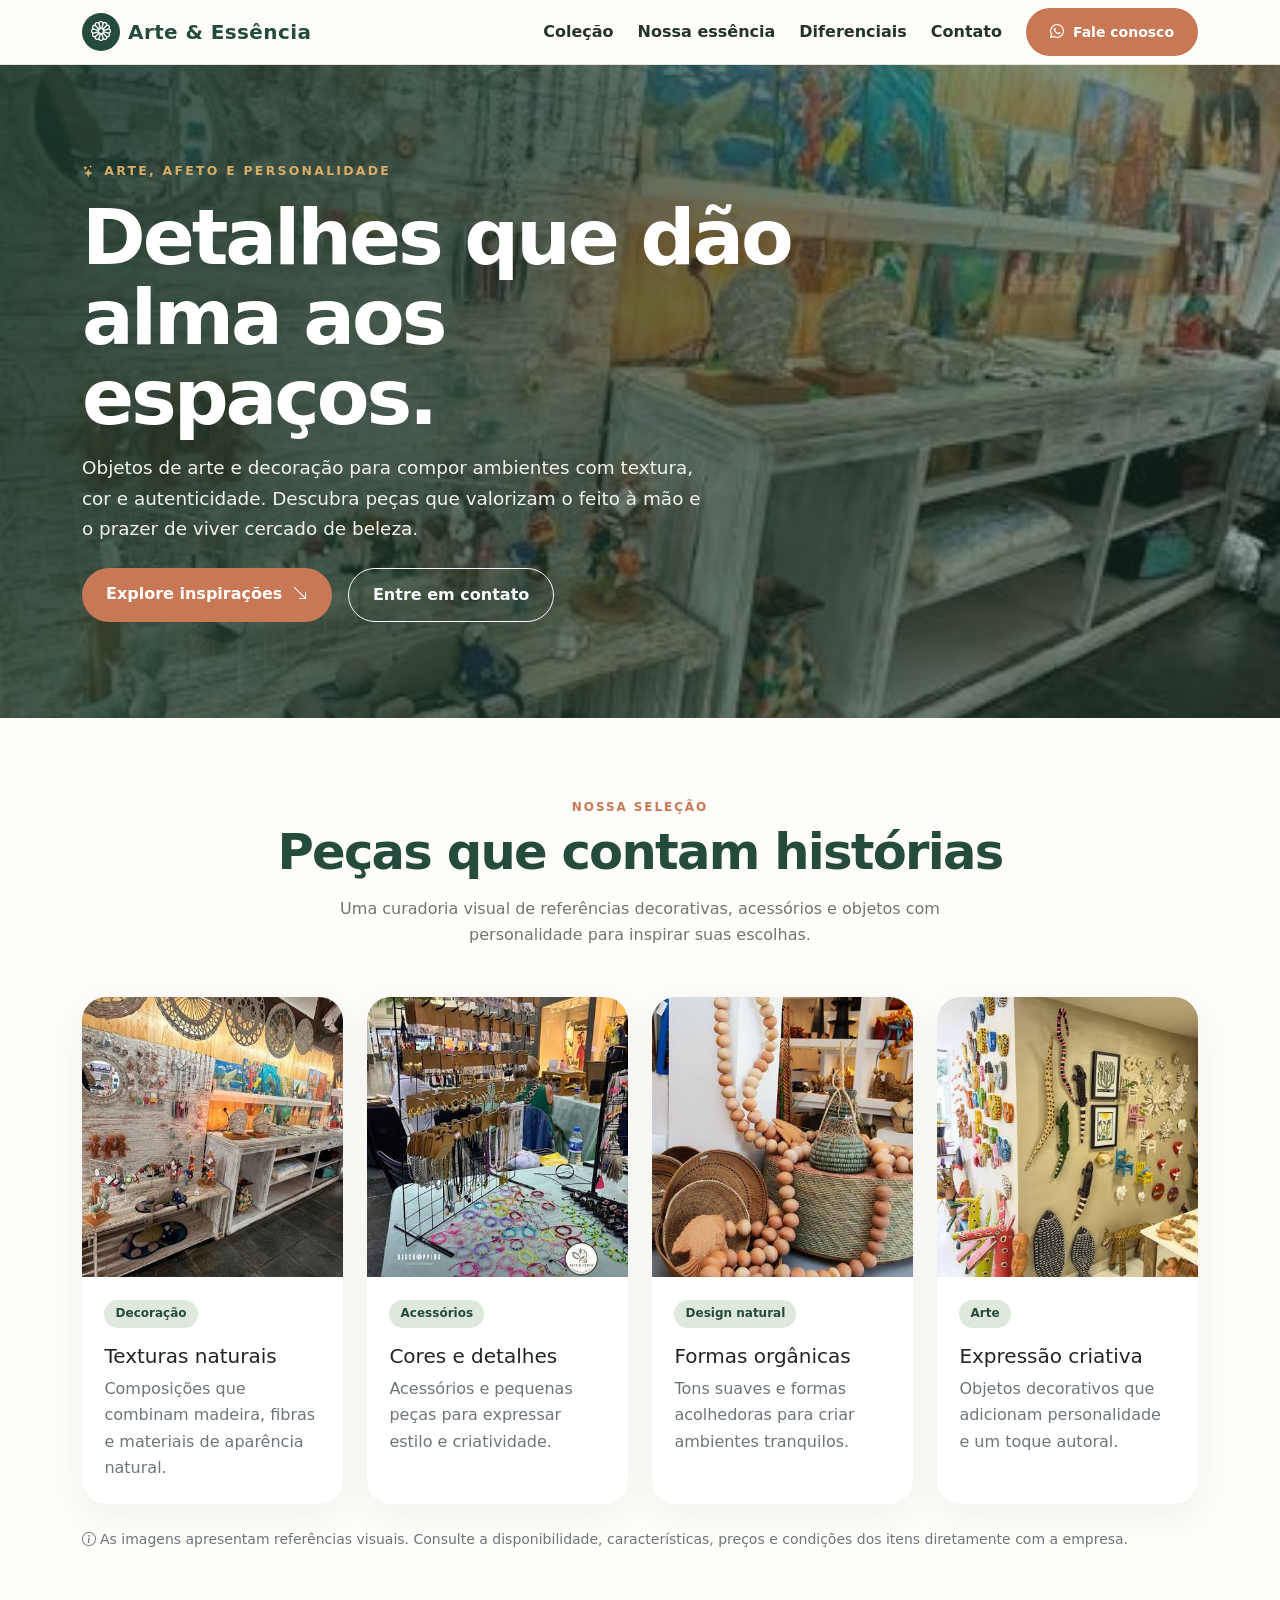
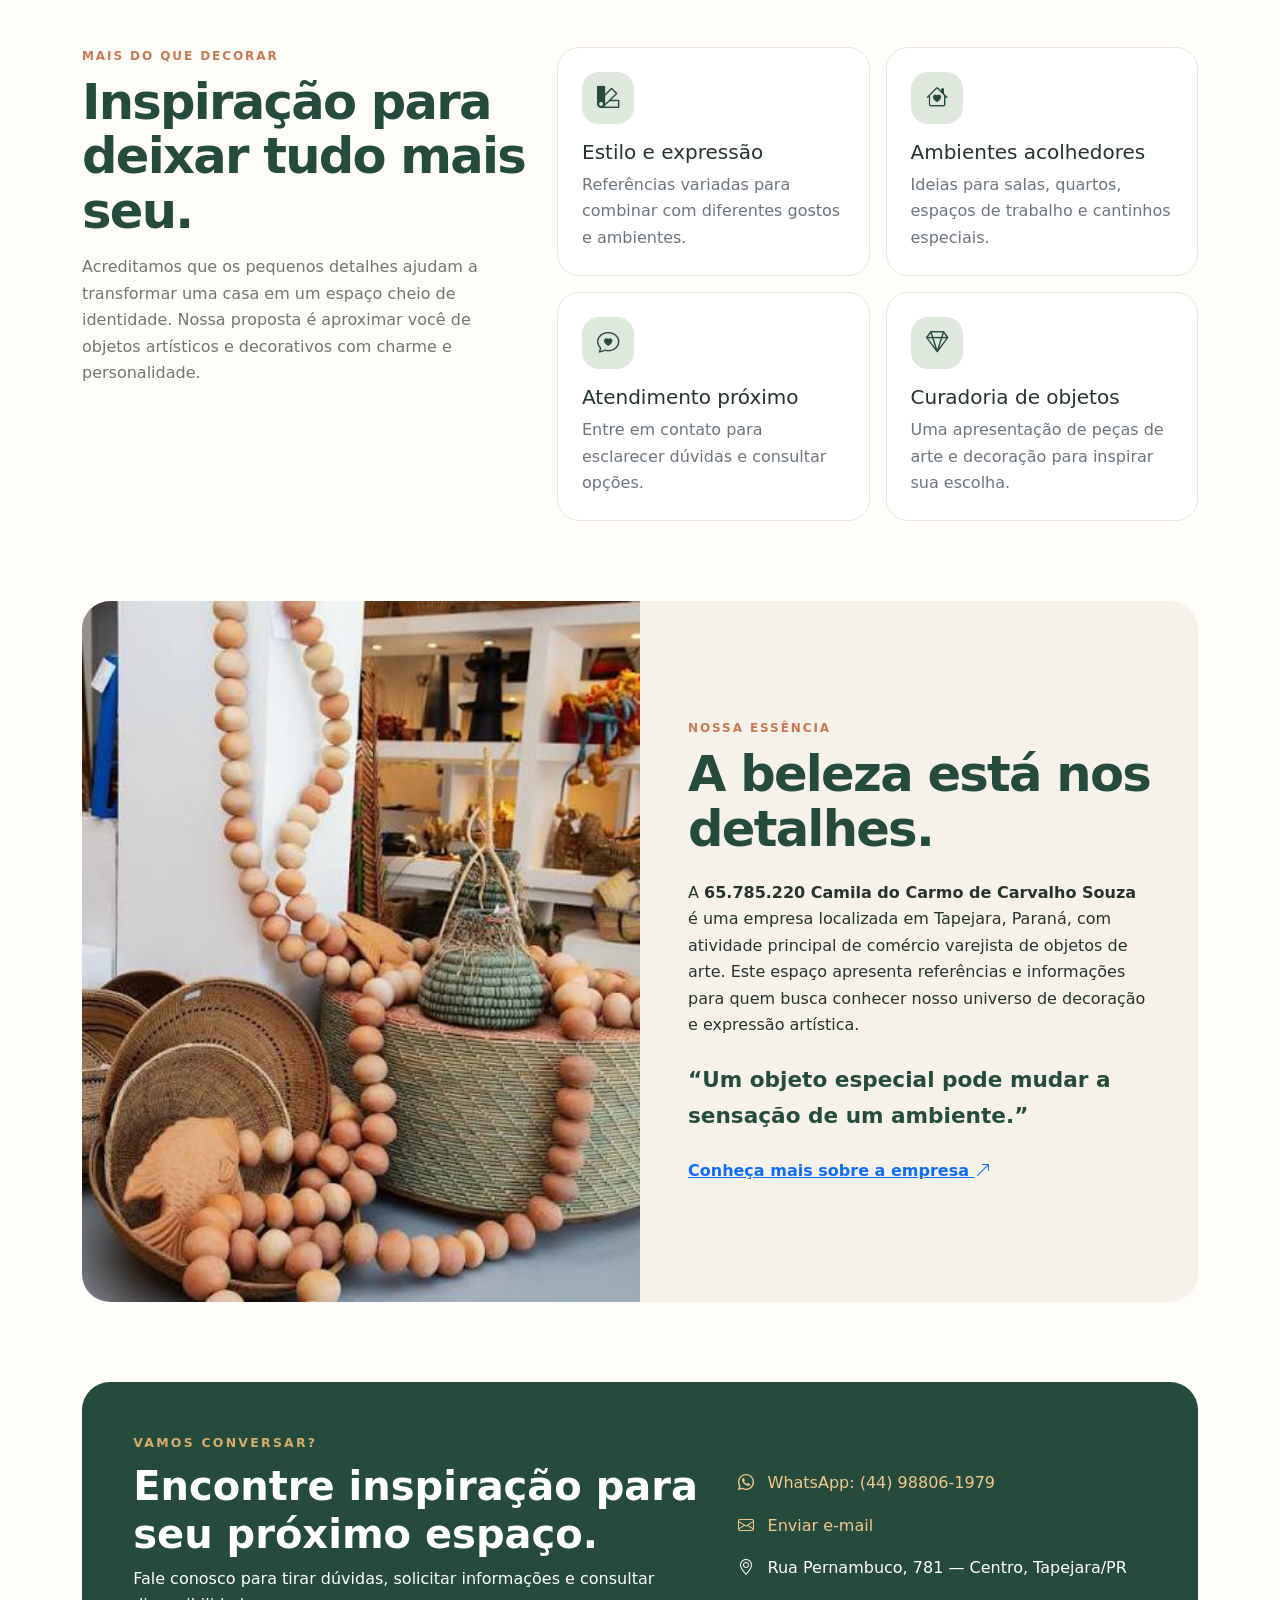
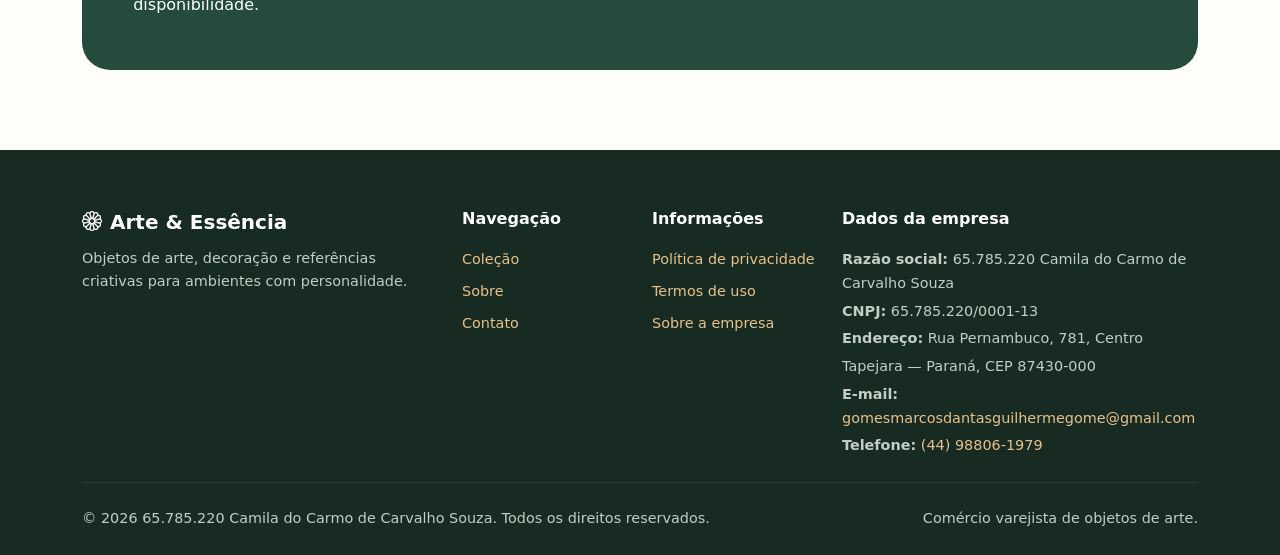
<file: index.html>
<!doctype html>
<html lang="pt-BR">
<head>
<meta charset="utf-8"><meta name="viewport" content="width=device-width, initial-scale=1">
<meta name="description" content="Conheça a seleção de objetos de arte, decoração artesanal e peças criativas de 65.785.220 Camila do Carmo de Carvalho Souza, em Tapejara - PR.">
<meta name="theme-color" content="#244b3c">
<title>Arte & Essência | Objetos de Arte e Decoração</title>
<link href="https://cdn.jsdelivr.net/npm/bootstrap@5.3.3/dist/css/bootstrap.min.css" rel="stylesheet">
<link rel="stylesheet" href="style.css">
<link rel="stylesheet" href="https://cdn.jsdelivr.net/npm/bootstrap-icons@1.11.3/font/bootstrap-icons.min.css">
</head>
<body>
<nav class="navbar navbar-expand-lg sticky-top">
 <div class="container"><a class="navbar-brand d-flex align-items-center" href="index.html"><span class="brand-mark"><i class="bi bi-flower1"></i></span><span>Arte & Essência</span></a>
 <button class="navbar-toggler" type="button" data-bs-toggle="collapse" data-bs-target="#menu" aria-label="Abrir menu"><span class="navbar-toggler-icon"></span></button>
 <div class="collapse navbar-collapse" id="menu"><ul class="navbar-nav ms-auto align-items-lg-center gap-lg-2">
 <li class="nav-item"><a class="nav-link" href="#colecao">Coleção</a></li><li class="nav-item"><a class="nav-link" href="#sobre">Nossa essência</a></li><li class="nav-item"><a class="nav-link" href="#diferenciais">Diferenciais</a></li><li class="nav-item"><a class="nav-link" href="#contato">Contato</a></li>
 <li class="nav-item ms-lg-2"><a class="btn btn-terracotta btn-sm" href="https://wa.me/5544988061979" target="_blank" rel="noopener"><i class="bi bi-whatsapp me-1"></i> Fale conosco</a></li>
 </ul></div></div>
</nav>
<header class="hero"><div class="container"><div class="hero-content">
 <div class="eyebrow"><i class="bi bi-stars me-2"></i>Arte, afeto e personalidade</div>
 <h1>Detalhes que dão alma aos espaços.</h1>
 <p>Objetos de arte e decoração para compor ambientes com textura, cor e autenticidade. Descubra peças que valorizam o feito à mão e o prazer de viver cercado de beleza.</p>
 <div class="d-flex flex-wrap gap-3 mt-4"><a class="btn btn-terracotta" href="#colecao">Explore inspirações <i class="bi bi-arrow-down-right ms-1"></i></a><a class="btn btn-outline-light" href="#contato">Entre em contato</a></div>
 </div></div></header>
<main>
<section class="section-pad" id="colecao"><div class="container">
 <div class="text-center mx-auto mb-5"><div class="section-kicker mb-2">Nossa seleção</div><h2 class="section-title">Peças que contam histórias</h2><p class="section-intro mx-auto mt-3">Uma curadoria visual de referências decorativas, acessórios e objetos com personalidade para inspirar suas escolhas.</p></div>
 <div class="row g-4">
 <div class="col-md-6 col-lg-3"><article class="card product-card"><img src="assets/artesanato-ambiente.jpg" alt="Ambiente com objetos artesanais e decoração rústica" loading="lazy"><div class="card-body"><span class="tag">Decoração</span><h3 class="h5 mt-3">Texturas naturais</h3><p class="text-secondary mb-0">Composições que combinam madeira, fibras e materiais de aparência natural.</p></div></article></div>
 <div class="col-md-6 col-lg-3"><article class="card product-card"><img src="assets/bijuterias-artesanais.jpg" alt="Exposição de colares e acessórios coloridos" loading="lazy"><div class="card-body"><span class="tag">Acessórios</span><h3 class="h5 mt-3">Cores e detalhes</h3><p class="text-secondary mb-0">Acessórios e pequenas peças para expressar estilo e criatividade.</p></div></article></div>
 <div class="col-md-6 col-lg-3"><article class="card product-card"><img src="assets/decoracao-natural.jpg" alt="Objetos decorativos em tons terrosos e cestos de fibras" loading="lazy"><div class="card-body"><span class="tag">Design natural</span><h3 class="h5 mt-3">Formas orgânicas</h3><p class="text-secondary mb-0">Tons suaves e formas acolhedoras para criar ambientes tranquilos.</p></div></article></div>
 <div class="col-md-6 col-lg-3"><article class="card product-card"><img src="assets/arte-decorativa.jpg" alt="Parede com peças de arte e objetos decorativos coloridos" loading="lazy"><div class="card-body"><span class="tag">Arte</span><h3 class="h5 mt-3">Expressão criativa</h3><p class="text-secondary mb-0">Objetos decorativos que adicionam personalidade e um toque autoral.</p></div></article></div>
 </div><p class="small text-secondary mt-4"><i class="bi bi-info-circle me-1"></i>As imagens apresentam referências visuais. Consulte a disponibilidade, características, preços e condições dos itens diretamente com a empresa.</p>
</div></section>
<section class="section-pad pt-0" id="diferenciais"><div class="container"><div class="row g-4">
 <div class="col-lg-5"><div class="section-kicker mb-2">Mais do que decorar</div><h2 class="section-title">Inspiração para deixar tudo mais seu.</h2><p class="section-intro mt-3">Acreditamos que os pequenos detalhes ajudam a transformar uma casa em um espaço cheio de identidade. Nossa proposta é aproximar você de objetos artísticos e decorativos com charme e personalidade.</p></div>
 <div class="col-lg-7"><div class="row g-3">
 <div class="col-sm-6"><div class="feature-card"><div class="icon-circle"><i class="bi bi-palette2"></i></div><h3 class="h5">Estilo e expressão</h3><p class="text-secondary mb-0">Referências variadas para combinar com diferentes gostos e ambientes.</p></div></div>
 <div class="col-sm-6"><div class="feature-card"><div class="icon-circle"><i class="bi bi-house-heart"></i></div><h3 class="h5">Ambientes acolhedores</h3><p class="text-secondary mb-0">Ideias para salas, quartos, espaços de trabalho e cantinhos especiais.</p></div></div>
 <div class="col-sm-6"><div class="feature-card"><div class="icon-circle"><i class="bi bi-chat-heart"></i></div><h3 class="h5">Atendimento próximo</h3><p class="text-secondary mb-0">Entre em contato para esclarecer dúvidas e consultar opções.</p></div></div>
 <div class="col-sm-6"><div class="feature-card"><div class="icon-circle"><i class="bi bi-gem"></i></div><h3 class="h5">Curadoria de objetos</h3><p class="text-secondary mb-0">Uma apresentação de peças de arte e decoração para inspirar sua escolha.</p></div></div>
 </div></div></div></div></section>
<section class="section-pad pt-0" id="sobre"><div class="container"><div class="story-band row g-0 align-items-stretch">
 <div class="col-lg-6"><img src="assets/decoracao-natural.jpg" alt="Detalhes decorativos com materiais naturais" loading="lazy"></div>
 <div class="col-lg-6 p-4 p-md-5 d-flex flex-column justify-content-center"><div class="section-kicker mb-2">Nossa essência</div><h2 class="section-title">A beleza está nos detalhes.</h2><p class="mt-3">A <strong>65.785.220 Camila do Carmo de Carvalho Souza</strong> é uma empresa localizada em Tapejara, Paraná, com atividade principal de comércio varejista de objetos de arte. Este espaço apresenta referências e informações para quem busca conhecer nosso universo de decoração e expressão artística.</p><p class="quote mt-2">“Um objeto especial pode mudar a sensação de um ambiente.”</p><a href="sobre.html" class="fw-bold mt-2">Conheça mais sobre a empresa <i class="bi bi-arrow-up-right"></i></a></div>
 </div></div></section>
<section class="section-pad pt-0" id="contato"><div class="container"><div class="contact-panel"><div class="row align-items-center g-4"><div class="col-lg-7"><div class="eyebrow">Vamos conversar?</div><h2 class="display-6 fw-bold mt-2">Encontre inspiração para seu próximo espaço.</h2><p class="mb-0">Fale conosco para tirar dúvidas, solicitar informações e consultar disponibilidade.</p></div><div class="col-lg-5"><div class="d-flex flex-column gap-3"><a href="https://wa.me/5544988061979" target="_blank" rel="noopener"><i class="bi bi-whatsapp me-2"></i> WhatsApp: (44) 98806-1979</a><a href="mailto:gomesmarcosdantasguilhermegome@gmail.com"><i class="bi bi-envelope me-2"></i> Enviar e-mail</a><span><i class="bi bi-geo-alt me-2"></i> Rua Pernambuco, 781 — Centro, Tapejara/PR</span></div></div></div></div></div></section>
</main>
<footer><div class="container"><div class="row g-4">
 <div class="col-lg-4"><div class="footer-title fs-5 mb-2"><i class="bi bi-flower1 me-2"></i>Arte & Essência</div><p class="footer-small">Objetos de arte, decoração e referências criativas para ambientes com personalidade.</p></div>
 <div class="col-6 col-lg-2"><div class="footer-title mb-3">Navegação</div><ul class="list-unstyled footer-small d-grid gap-2"><li><a href="#colecao">Coleção</a></li><li><a href="#sobre">Sobre</a></li><li><a href="#contato">Contato</a></li></ul></div>
 <div class="col-6 col-lg-2"><div class="footer-title mb-3">Informações</div><ul class="list-unstyled footer-small d-grid gap-2"><li><a href="privacidade.html">Política de privacidade</a></li><li><a href="termos.html">Termos de uso</a></li><li><a href="sobre.html">Sobre a empresa</a></li></ul></div>
 <div class="col-lg-4"><div class="footer-title mb-3">Dados da empresa</div><div class="footer-small"><p class="mb-1"><strong>Razão social:</strong> 65.785.220 Camila do Carmo de Carvalho Souza</p><p class="mb-1"><strong>CNPJ:</strong> 65.785.220/0001-13</p><p class="mb-1"><strong>Endereço:</strong> Rua Pernambuco, 781, Centro</p><p class="mb-1">Tapejara — Paraná, CEP 87430-000</p><p class="mb-1"><strong>E-mail:</strong> <a href="mailto:gomesmarcosdantasguilhermegome@gmail.com">gomesmarcosdantasguilhermegome@gmail.com</a></p><p class="mb-0"><strong>Telefone:</strong> <a href="tel:+5544988061979">(44) 98806-1979</a></p></div></div>
 </div><hr class="border-secondary my-4"><div class="d-flex flex-column flex-md-row justify-content-between gap-2 footer-small"><span>© <span id="ano">2026</span> 65.785.220 Camila do Carmo de Carvalho Souza. Todos os direitos reservados.</span><span>Comércio varejista de objetos de arte.</span></div></div></footer>
<script src="https://cdn.jsdelivr.net/npm/bootstrap@5.3.3/dist/js/bootstrap.bundle.min.js"></script>
</body></html>
</file>
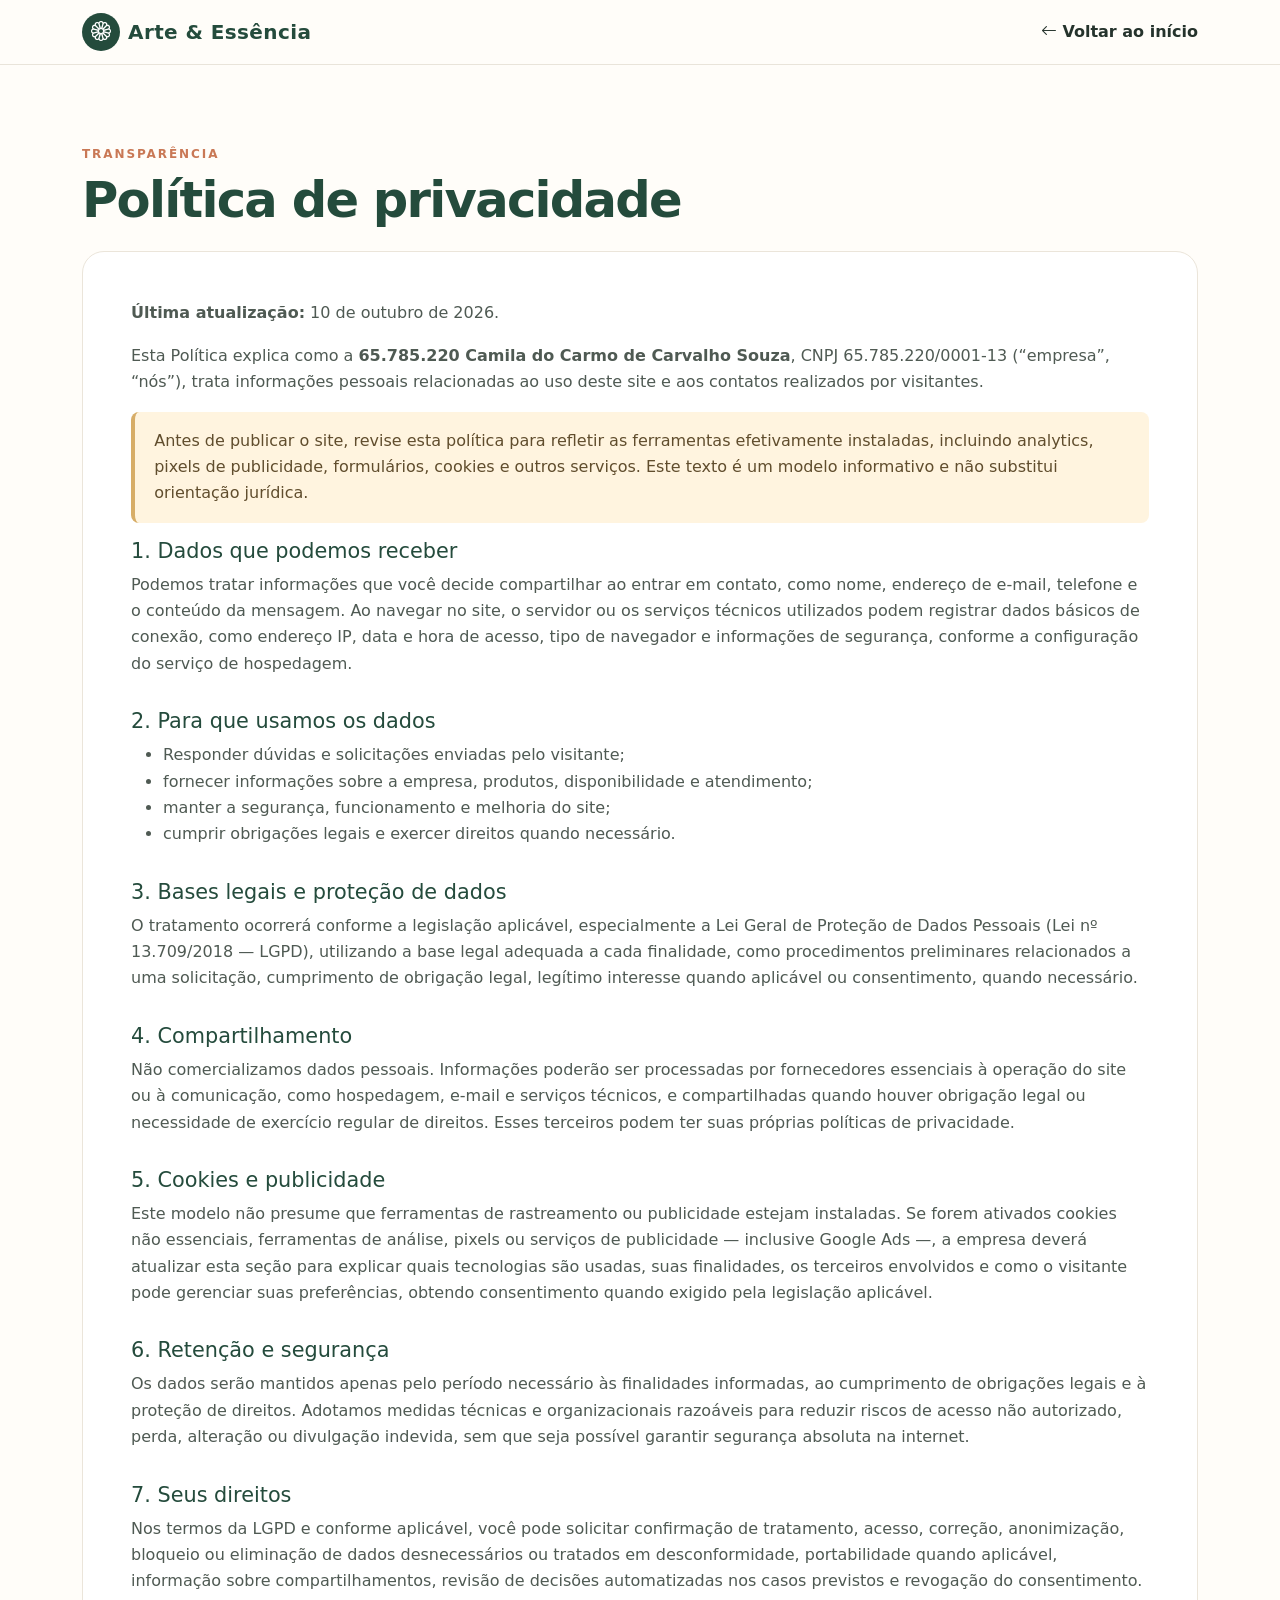
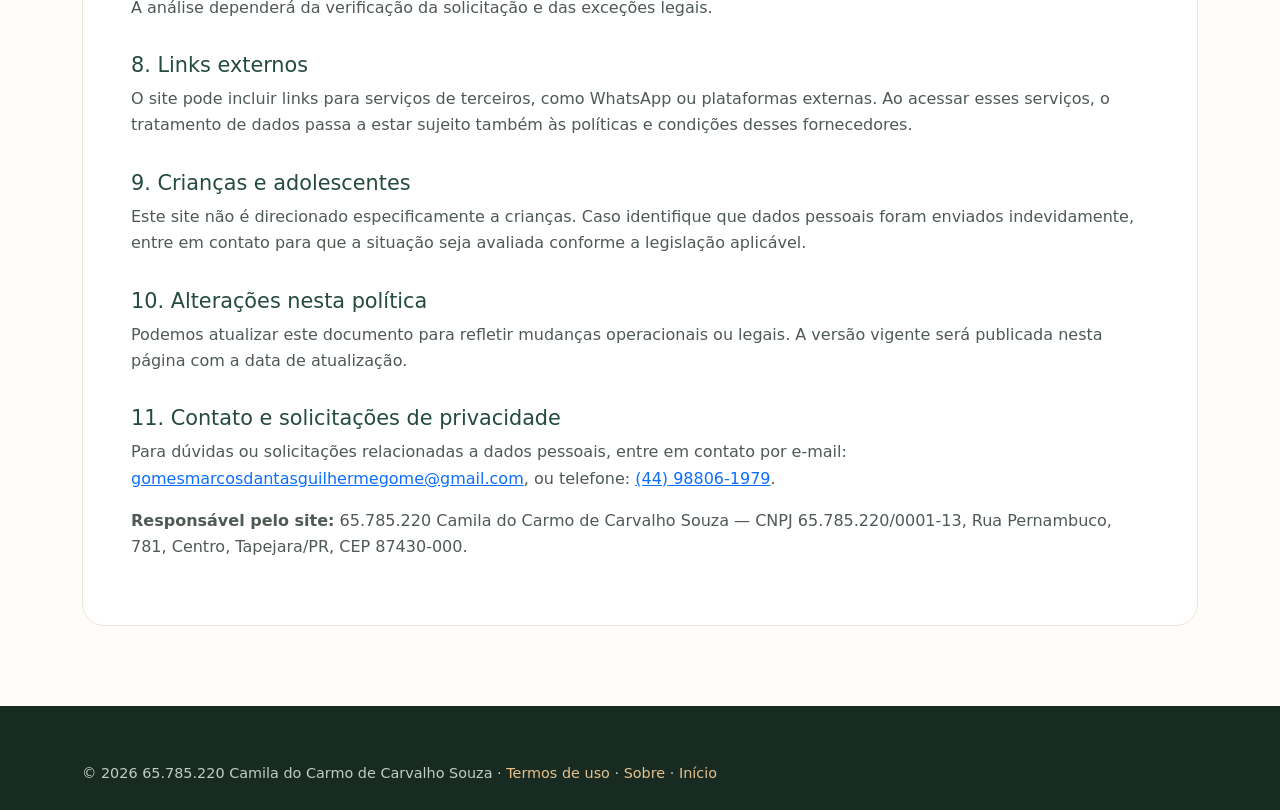
<file: privacidade.html>
<!doctype html><html lang="pt-BR"><head><meta charset="utf-8"><meta name="viewport" content="width=device-width, initial-scale=1"><meta name="description" content="Política de privacidade do site 65.785.220 Camila do Carmo de Carvalho Souza."><title>Política de privacidade | Arte & Essência</title><link href="https://cdn.jsdelivr.net/npm/bootstrap@5.3.3/dist/css/bootstrap.min.css" rel="stylesheet"><link rel="stylesheet" href="style.css"><link rel="stylesheet" href="https://cdn.jsdelivr.net/npm/bootstrap-icons@1.11.3/font/bootstrap-icons.min.css"></head><body>
<nav class="navbar"><div class="container"><a class="navbar-brand" href="index.html"><span class="brand-mark"><i class="bi bi-flower1"></i></span>Arte & Essência</a><a class="nav-link" href="index.html"><i class="bi bi-arrow-left"></i> Voltar ao início</a></div></nav>
<main class="legal-main section-pad"><div class="container"><div class="section-kicker">Transparência</div><h1 class="section-title mt-2 mb-4">Política de privacidade</h1><div class="legal-card"><p><strong>Última atualização:</strong> 10 de outubro de 2026.</p><p>Esta Política explica como a <strong>65.785.220 Camila do Carmo de Carvalho Souza</strong>, CNPJ 65.785.220/0001-13 (“empresa”, “nós”), trata informações pessoais relacionadas ao uso deste site e aos contatos realizados por visitantes.</p><div class="notice">Antes de publicar o site, revise esta política para refletir as ferramentas efetivamente instaladas, incluindo analytics, pixels de publicidade, formulários, cookies e outros serviços. Este texto é um modelo informativo e não substitui orientação jurídica.</div>
<h2>1. Dados que podemos receber</h2><p>Podemos tratar informações que você decide compartilhar ao entrar em contato, como nome, endereço de e-mail, telefone e o conteúdo da mensagem. Ao navegar no site, o servidor ou os serviços técnicos utilizados podem registrar dados básicos de conexão, como endereço IP, data e hora de acesso, tipo de navegador e informações de segurança, conforme a configuração do serviço de hospedagem.</p>
<h2>2. Para que usamos os dados</h2><ul><li>Responder dúvidas e solicitações enviadas pelo visitante;</li><li>fornecer informações sobre a empresa, produtos, disponibilidade e atendimento;</li><li>manter a segurança, funcionamento e melhoria do site;</li><li>cumprir obrigações legais e exercer direitos quando necessário.</li></ul>
<h2>3. Bases legais e proteção de dados</h2><p>O tratamento ocorrerá conforme a legislação aplicável, especialmente a Lei Geral de Proteção de Dados Pessoais (Lei nº 13.709/2018 — LGPD), utilizando a base legal adequada a cada finalidade, como procedimentos preliminares relacionados a uma solicitação, cumprimento de obrigação legal, legítimo interesse quando aplicável ou consentimento, quando necessário.</p>
<h2>4. Compartilhamento</h2><p>Não comercializamos dados pessoais. Informações poderão ser processadas por fornecedores essenciais à operação do site ou à comunicação, como hospedagem, e-mail e serviços técnicos, e compartilhadas quando houver obrigação legal ou necessidade de exercício regular de direitos. Esses terceiros podem ter suas próprias políticas de privacidade.</p>
<h2>5. Cookies e publicidade</h2><p>Este modelo não presume que ferramentas de rastreamento ou publicidade estejam instaladas. Se forem ativados cookies não essenciais, ferramentas de análise, pixels ou serviços de publicidade — inclusive Google Ads —, a empresa deverá atualizar esta seção para explicar quais tecnologias são usadas, suas finalidades, os terceiros envolvidos e como o visitante pode gerenciar suas preferências, obtendo consentimento quando exigido pela legislação aplicável.</p>
<h2>6. Retenção e segurança</h2><p>Os dados serão mantidos apenas pelo período necessário às finalidades informadas, ao cumprimento de obrigações legais e à proteção de direitos. Adotamos medidas técnicas e organizacionais razoáveis para reduzir riscos de acesso não autorizado, perda, alteração ou divulgação indevida, sem que seja possível garantir segurança absoluta na internet.</p>
<h2>7. Seus direitos</h2><p>Nos termos da LGPD e conforme aplicável, você pode solicitar confirmação de tratamento, acesso, correção, anonimização, bloqueio ou eliminação de dados desnecessários ou tratados em desconformidade, portabilidade quando aplicável, informação sobre compartilhamentos, revisão de decisões automatizadas nos casos previstos e revogação do consentimento. A análise dependerá da verificação da solicitação e das exceções legais.</p>
<h2>8. Links externos</h2><p>O site pode incluir links para serviços de terceiros, como WhatsApp ou plataformas externas. Ao acessar esses serviços, o tratamento de dados passa a estar sujeito também às políticas e condições desses fornecedores.</p>
<h2>9. Crianças e adolescentes</h2><p>Este site não é direcionado especificamente a crianças. Caso identifique que dados pessoais foram enviados indevidamente, entre em contato para que a situação seja avaliada conforme a legislação aplicável.</p>
<h2>10. Alterações nesta política</h2><p>Podemos atualizar este documento para refletir mudanças operacionais ou legais. A versão vigente será publicada nesta página com a data de atualização.</p>
<h2>11. Contato e solicitações de privacidade</h2><p>Para dúvidas ou solicitações relacionadas a dados pessoais, entre em contato por e-mail: <a href="mailto:gomesmarcosdantasguilhermegome@gmail.com">gomesmarcosdantasguilhermegome@gmail.com</a>, ou telefone: <a href="tel:+5544988061979">(44) 98806-1979</a>.</p><p><strong>Responsável pelo site:</strong> 65.785.220 Camila do Carmo de Carvalho Souza — CNPJ 65.785.220/0001-13, Rua Pernambuco, 781, Centro, Tapejara/PR, CEP 87430-000.</p></div></div></main>
<footer><div class="container footer-small">© 2026 65.785.220 Camila do Carmo de Carvalho Souza · <a href="termos.html">Termos de uso</a> · <a href="sobre.html">Sobre</a> · <a href="index.html">Início</a></div></footer></body></html>
</file>
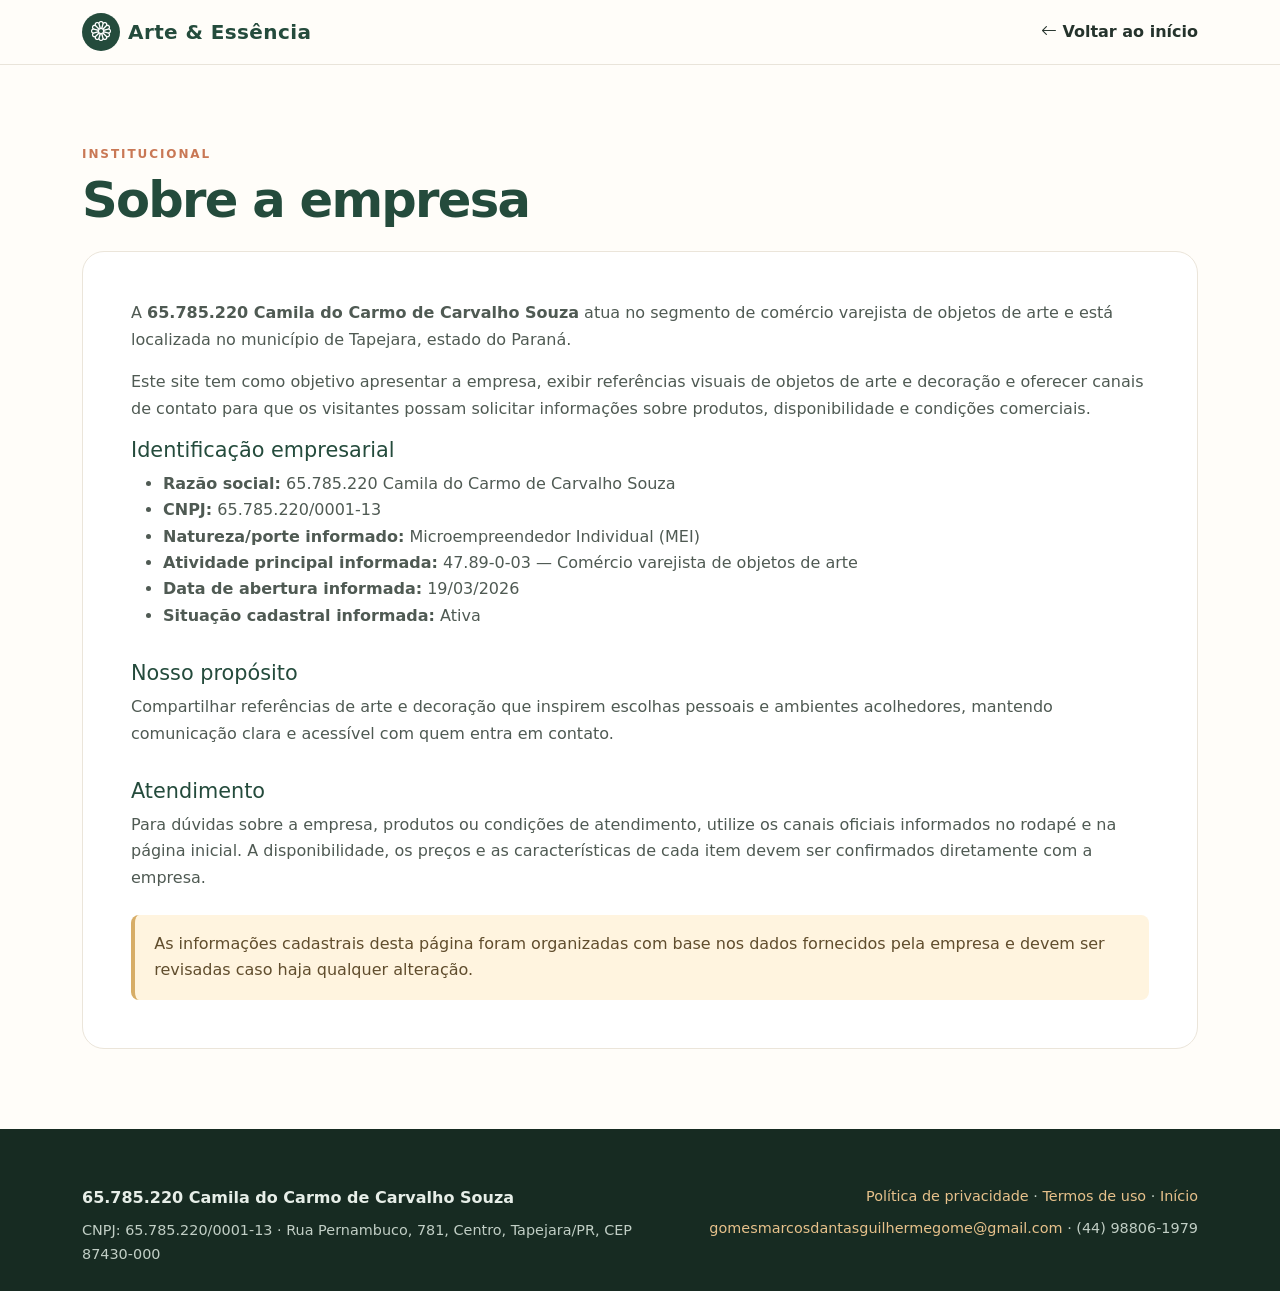
<file: sobre.html>
<!doctype html><html lang="pt-BR"><head><meta charset="utf-8"><meta name="viewport" content="width=device-width, initial-scale=1"><meta name="description" content="Conheça a empresa 65.785.220 Camila do Carmo de Carvalho Souza, comércio varejista de objetos de arte em Tapejara, Paraná."><title>Sobre a empresa | Arte & Essência</title><link href="https://cdn.jsdelivr.net/npm/bootstrap@5.3.3/dist/css/bootstrap.min.css" rel="stylesheet"><link rel="stylesheet" href="style.css"><link rel="stylesheet" href="https://cdn.jsdelivr.net/npm/bootstrap-icons@1.11.3/font/bootstrap-icons.min.css"></head><body>
<nav class="navbar"><div class="container"><a class="navbar-brand" href="index.html"><span class="brand-mark"><i class="bi bi-flower1"></i></span>Arte & Essência</a><a class="nav-link" href="index.html"><i class="bi bi-arrow-left"></i> Voltar ao início</a></div></nav>
<main class="legal-main section-pad"><div class="container"><div class="section-kicker">Institucional</div><h1 class="section-title mt-2 mb-4">Sobre a empresa</h1><div class="legal-card"><p>A <strong>65.785.220 Camila do Carmo de Carvalho Souza</strong> atua no segmento de comércio varejista de objetos de arte e está localizada no município de Tapejara, estado do Paraná.</p><p>Este site tem como objetivo apresentar a empresa, exibir referências visuais de objetos de arte e decoração e oferecer canais de contato para que os visitantes possam solicitar informações sobre produtos, disponibilidade e condições comerciais.</p><h2>Identificação empresarial</h2><ul><li><strong>Razão social:</strong> 65.785.220 Camila do Carmo de Carvalho Souza</li><li><strong>CNPJ:</strong> 65.785.220/0001-13</li><li><strong>Natureza/porte informado:</strong> Microempreendedor Individual (MEI)</li><li><strong>Atividade principal informada:</strong> 47.89-0-03 — Comércio varejista de objetos de arte</li><li><strong>Data de abertura informada:</strong> 19/03/2026</li><li><strong>Situação cadastral informada:</strong> Ativa</li></ul><h2>Nosso propósito</h2><p>Compartilhar referências de arte e decoração que inspirem escolhas pessoais e ambientes acolhedores, mantendo comunicação clara e acessível com quem entra em contato.</p><h2>Atendimento</h2><p>Para dúvidas sobre a empresa, produtos ou condições de atendimento, utilize os canais oficiais informados no rodapé e na página inicial. A disponibilidade, os preços e as características de cada item devem ser confirmados diretamente com a empresa.</p><div class="notice mt-4">As informações cadastrais desta página foram organizadas com base nos dados fornecidos pela empresa e devem ser revisadas caso haja qualquer alteração.</div></div></div></main>
<footer><div class="container"><div class="row g-3"><div class="col-md-6"><strong>65.785.220 Camila do Carmo de Carvalho Souza</strong><p class="footer-small mt-2 mb-0">CNPJ: 65.785.220/0001-13 · Rua Pernambuco, 781, Centro, Tapejara/PR, CEP 87430-000</p></div><div class="col-md-6 text-md-end footer-small"><a href="privacidade.html">Política de privacidade</a> · <a href="termos.html">Termos de uso</a> · <a href="index.html">Início</a><p class="mt-2 mb-0"><a href="mailto:gomesmarcosdantasguilhermegome@gmail.com">gomesmarcosdantasguilhermegome@gmail.com</a> · (44) 98806-1979</p></div></div></div></footer></body></html>
</file>
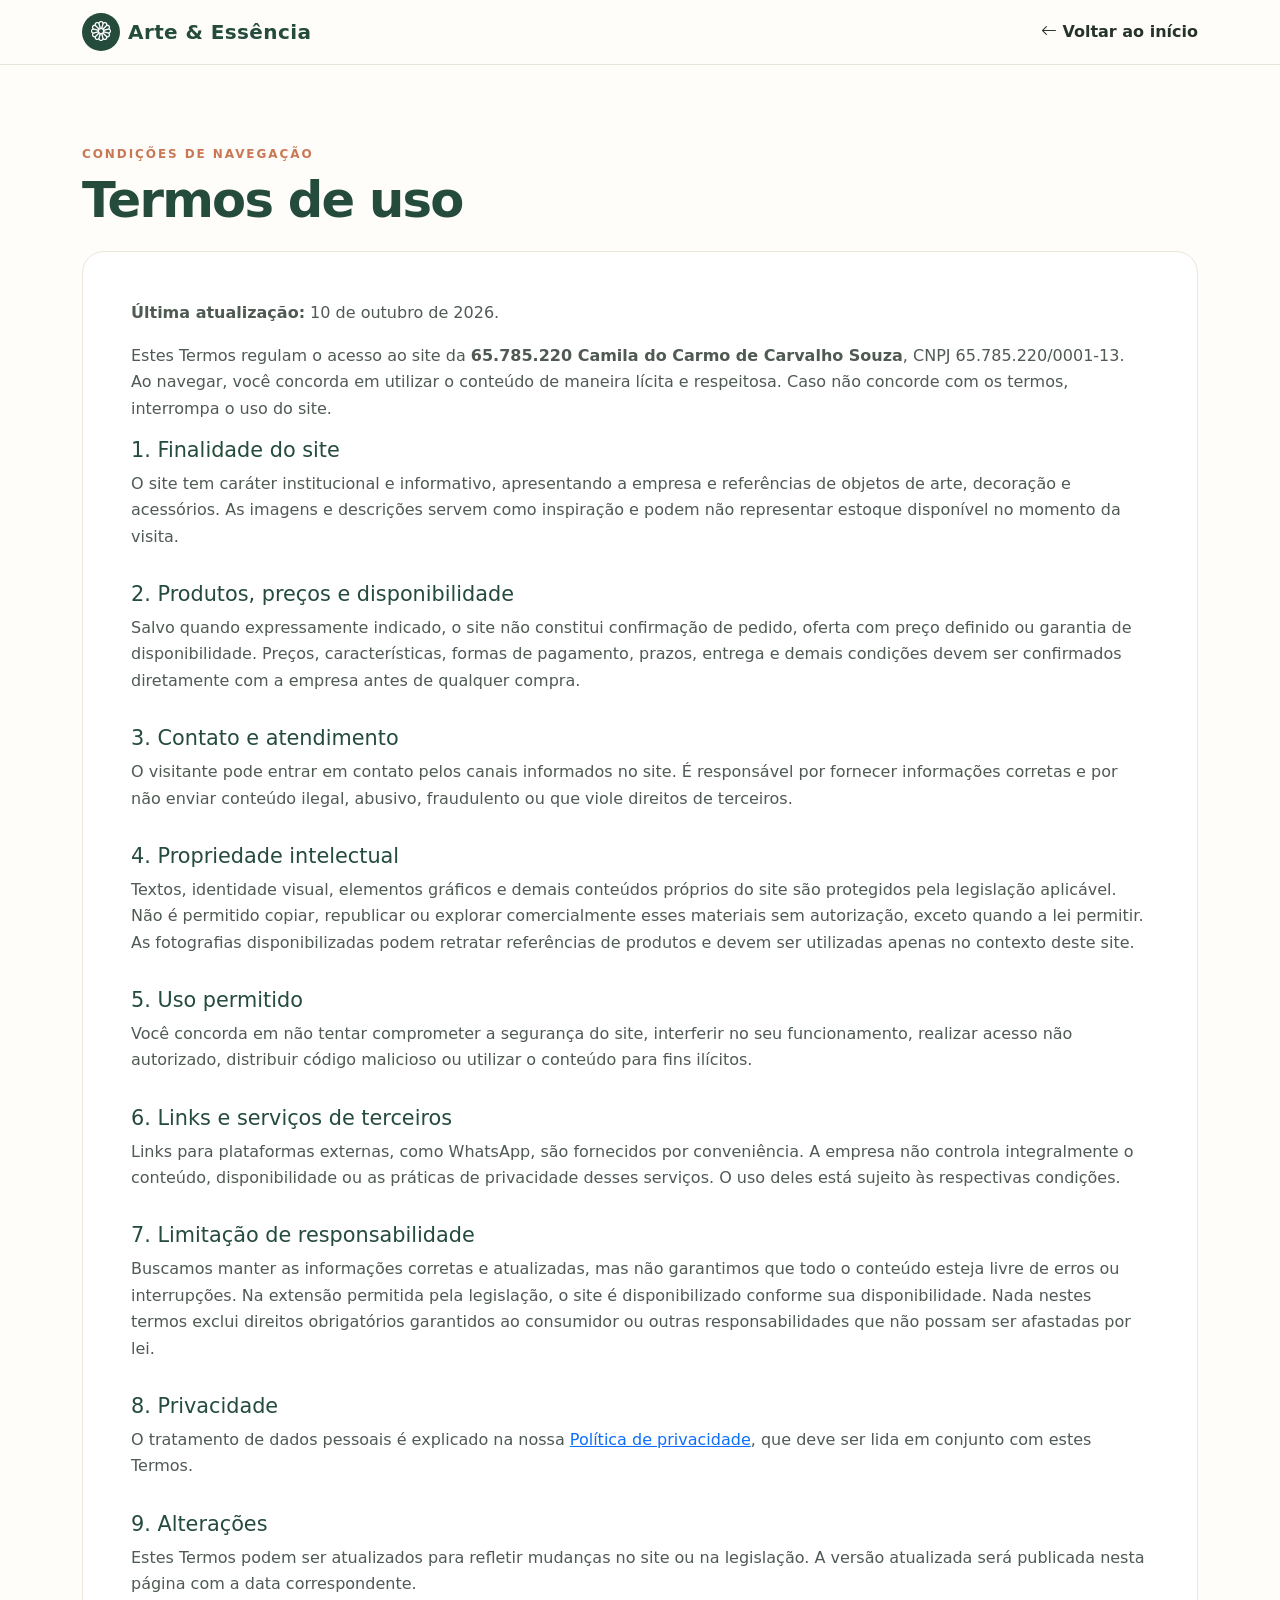
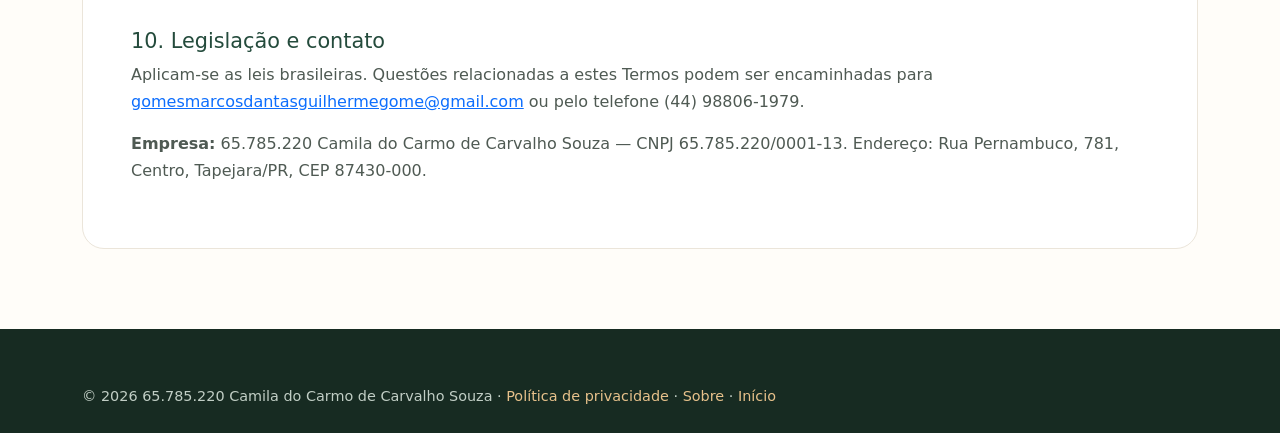
<file: termos.html>
<!doctype html><html lang="pt-BR"><head><meta charset="utf-8"><meta name="viewport" content="width=device-width, initial-scale=1"><meta name="description" content="Termos de uso do site 65.785.220 Camila do Carmo de Carvalho Souza."><title>Termos de uso | Arte & Essência</title><link href="https://cdn.jsdelivr.net/npm/bootstrap@5.3.3/dist/css/bootstrap.min.css" rel="stylesheet"><link rel="stylesheet" href="style.css"><link rel="stylesheet" href="https://cdn.jsdelivr.net/npm/bootstrap-icons@1.11.3/font/bootstrap-icons.min.css"></head><body>
<nav class="navbar"><div class="container"><a class="navbar-brand" href="index.html"><span class="brand-mark"><i class="bi bi-flower1"></i></span>Arte & Essência</a><a class="nav-link" href="index.html"><i class="bi bi-arrow-left"></i> Voltar ao início</a></div></nav>
<main class="legal-main section-pad"><div class="container"><div class="section-kicker">Condições de navegação</div><h1 class="section-title mt-2 mb-4">Termos de uso</h1><div class="legal-card"><p><strong>Última atualização:</strong> 10 de outubro de 2026.</p><p>Estes Termos regulam o acesso ao site da <strong>65.785.220 Camila do Carmo de Carvalho Souza</strong>, CNPJ 65.785.220/0001-13. Ao navegar, você concorda em utilizar o conteúdo de maneira lícita e respeitosa. Caso não concorde com os termos, interrompa o uso do site.</p>
<h2>1. Finalidade do site</h2><p>O site tem caráter institucional e informativo, apresentando a empresa e referências de objetos de arte, decoração e acessórios. As imagens e descrições servem como inspiração e podem não representar estoque disponível no momento da visita.</p>
<h2>2. Produtos, preços e disponibilidade</h2><p>Salvo quando expressamente indicado, o site não constitui confirmação de pedido, oferta com preço definido ou garantia de disponibilidade. Preços, características, formas de pagamento, prazos, entrega e demais condições devem ser confirmados diretamente com a empresa antes de qualquer compra.</p>
<h2>3. Contato e atendimento</h2><p>O visitante pode entrar em contato pelos canais informados no site. É responsável por fornecer informações corretas e por não enviar conteúdo ilegal, abusivo, fraudulento ou que viole direitos de terceiros.</p>
<h2>4. Propriedade intelectual</h2><p>Textos, identidade visual, elementos gráficos e demais conteúdos próprios do site são protegidos pela legislação aplicável. Não é permitido copiar, republicar ou explorar comercialmente esses materiais sem autorização, exceto quando a lei permitir. As fotografias disponibilizadas podem retratar referências de produtos e devem ser utilizadas apenas no contexto deste site.</p>
<h2>5. Uso permitido</h2><p>Você concorda em não tentar comprometer a segurança do site, interferir no seu funcionamento, realizar acesso não autorizado, distribuir código malicioso ou utilizar o conteúdo para fins ilícitos.</p>
<h2>6. Links e serviços de terceiros</h2><p>Links para plataformas externas, como WhatsApp, são fornecidos por conveniência. A empresa não controla integralmente o conteúdo, disponibilidade ou as práticas de privacidade desses serviços. O uso deles está sujeito às respectivas condições.</p>
<h2>7. Limitação de responsabilidade</h2><p>Buscamos manter as informações corretas e atualizadas, mas não garantimos que todo o conteúdo esteja livre de erros ou interrupções. Na extensão permitida pela legislação, o site é disponibilizado conforme sua disponibilidade. Nada nestes termos exclui direitos obrigatórios garantidos ao consumidor ou outras responsabilidades que não possam ser afastadas por lei.</p>
<h2>8. Privacidade</h2><p>O tratamento de dados pessoais é explicado na nossa <a href="privacidade.html">Política de privacidade</a>, que deve ser lida em conjunto com estes Termos.</p>
<h2>9. Alterações</h2><p>Estes Termos podem ser atualizados para refletir mudanças no site ou na legislação. A versão atualizada será publicada nesta página com a data correspondente.</p>
<h2>10. Legislação e contato</h2><p>Aplicam-se as leis brasileiras. Questões relacionadas a estes Termos podem ser encaminhadas para <a href="mailto:gomesmarcosdantasguilhermegome@gmail.com">gomesmarcosdantasguilhermegome@gmail.com</a> ou pelo telefone (44) 98806-1979.</p><p><strong>Empresa:</strong> 65.785.220 Camila do Carmo de Carvalho Souza — CNPJ 65.785.220/0001-13. Endereço: Rua Pernambuco, 781, Centro, Tapejara/PR, CEP 87430-000.</p></div></div></main>
<footer><div class="container footer-small">© 2026 65.785.220 Camila do Carmo de Carvalho Souza · <a href="privacidade.html">Política de privacidade</a> · <a href="sobre.html">Sobre</a> · <a href="index.html">Início</a></div></footer></body></html>
</file>
<file: style.css>
:root{--ink:#25332c;--forest:#244b3c;--sage:#dfe8dc;--clay:#c97855;--sand:#f7f2e9;--gold:#d7ad67;--muted:#6e7770}
*{box-sizing:border-box}html{scroll-behavior:smooth}body{font-family:system-ui,-apple-system,"Segoe UI",sans-serif;color:var(--ink);background:#fffdf9;line-height:1.65}
.navbar{background:rgba(255,253,249,.96);backdrop-filter:blur(12px);border-bottom:1px solid #e9e4da}.navbar-brand{font-weight:800;letter-spacing:.02em;color:var(--forest)!important}.brand-mark{display:inline-grid;place-items:center;background:var(--forest);color:white;border-radius:50%;width:38px;height:38px;margin-right:.5rem}
.nav-link{color:var(--ink)!important;font-weight:600}.nav-link:hover{color:var(--clay)!important}
.hero{background:linear-gradient(110deg,rgba(28,58,45,.88),rgba(28,58,45,.42)),url('assets/artesanato-ambiente.jpg') center/cover;min-height:590px;display:flex;align-items:center;color:white;position:relative}
.hero-content{max-width:720px;padding:6rem 0}.eyebrow{text-transform:uppercase;letter-spacing:.18em;font-size:.78rem;font-weight:800;color:var(--gold)}.hero h1{font-size:clamp(2.6rem,6vw,5rem);line-height:1.04;font-weight:800;letter-spacing:-.04em;margin:1rem 0}.hero p{font-size:1.15rem;max-width:620px;color:#f2f2eb}
.btn-terracotta{background:var(--clay);color:white;border:0;border-radius:50px;padding:.85rem 1.5rem;font-weight:700}.btn-terracotta:hover{background:#ad5f40;color:white}.btn-outline-light{border-radius:50px;padding:.85rem 1.5rem;font-weight:700}
.section-pad{padding:5rem 0}.section-kicker{color:var(--clay);text-transform:uppercase;letter-spacing:.16em;font-size:.75rem;font-weight:800}.section-title{font-size:clamp(2rem,4vw,3.1rem);font-weight:800;letter-spacing:-.035em;line-height:1.1;color:var(--forest)}.section-intro{max-width:680px;color:var(--muted)}
.feature-card{height:100%;padding:1.5rem;border:1px solid #ebe5da;border-radius:22px;background:white;transition:transform .2s,box-shadow .2s}.feature-card:hover{transform:translateY(-5px);box-shadow:0 18px 40px #24372a12}.icon-circle{width:52px;height:52px;border-radius:17px;background:var(--sage);color:var(--forest);display:grid;place-items:center;font-size:1.4rem;margin-bottom:1rem}
.product-card{border:0;border-radius:24px;overflow:hidden;background:white;box-shadow:0 10px 35px #24372a10;height:100%}.product-card img{width:100%;height:280px;object-fit:cover;transition:transform .4s}.product-card:hover img{transform:scale(1.04)}.product-card .card-body{padding:1.4rem}.tag{display:inline-block;background:var(--sage);color:var(--forest);border-radius:50px;padding:.25rem .7rem;font-size:.75rem;font-weight:700}
.story-band{background:var(--sand);border-radius:28px;overflow:hidden}.story-band img{height:100%;min-height:350px;object-fit:cover;width:100%}.quote{font-size:1.35rem;font-weight:600;color:var(--forest)}
.contact-panel{background:var(--forest);color:white;border-radius:28px;padding:clamp(1.5rem,4vw,3.5rem)}.contact-panel a{color:#f3c88d;text-decoration:none}.contact-panel a:hover{text-decoration:underline}
footer{background:#172b22;color:#e7eee8;padding:3.5rem 0 1.5rem}footer a{color:#e7c18b;text-decoration:none}footer a:hover{text-decoration:underline}.footer-title{font-weight:800;color:white}.footer-small{font-size:.9rem;color:#c1cec5}.legal-main{min-height:65vh}.legal-card{background:white;border:1px solid #ebe5da;border-radius:22px;padding:clamp(1.25rem,4vw,3rem)}.legal-card h2{font-size:1.3rem;color:var(--forest);margin-top:2rem}.legal-card h2:first-of-type{margin-top:1rem}.legal-card p,.legal-card li{color:#4f5a53}.notice{background:#fff4df;border-left:4px solid var(--gold);padding:1rem 1.2rem;border-radius:8px;color:#604d2d}
@media(max-width:767px){.hero{min-height:540px}.hero-content{padding:4rem 0}.section-pad{padding:3.5rem 0}.product-card img{height:240px}}
</file>
